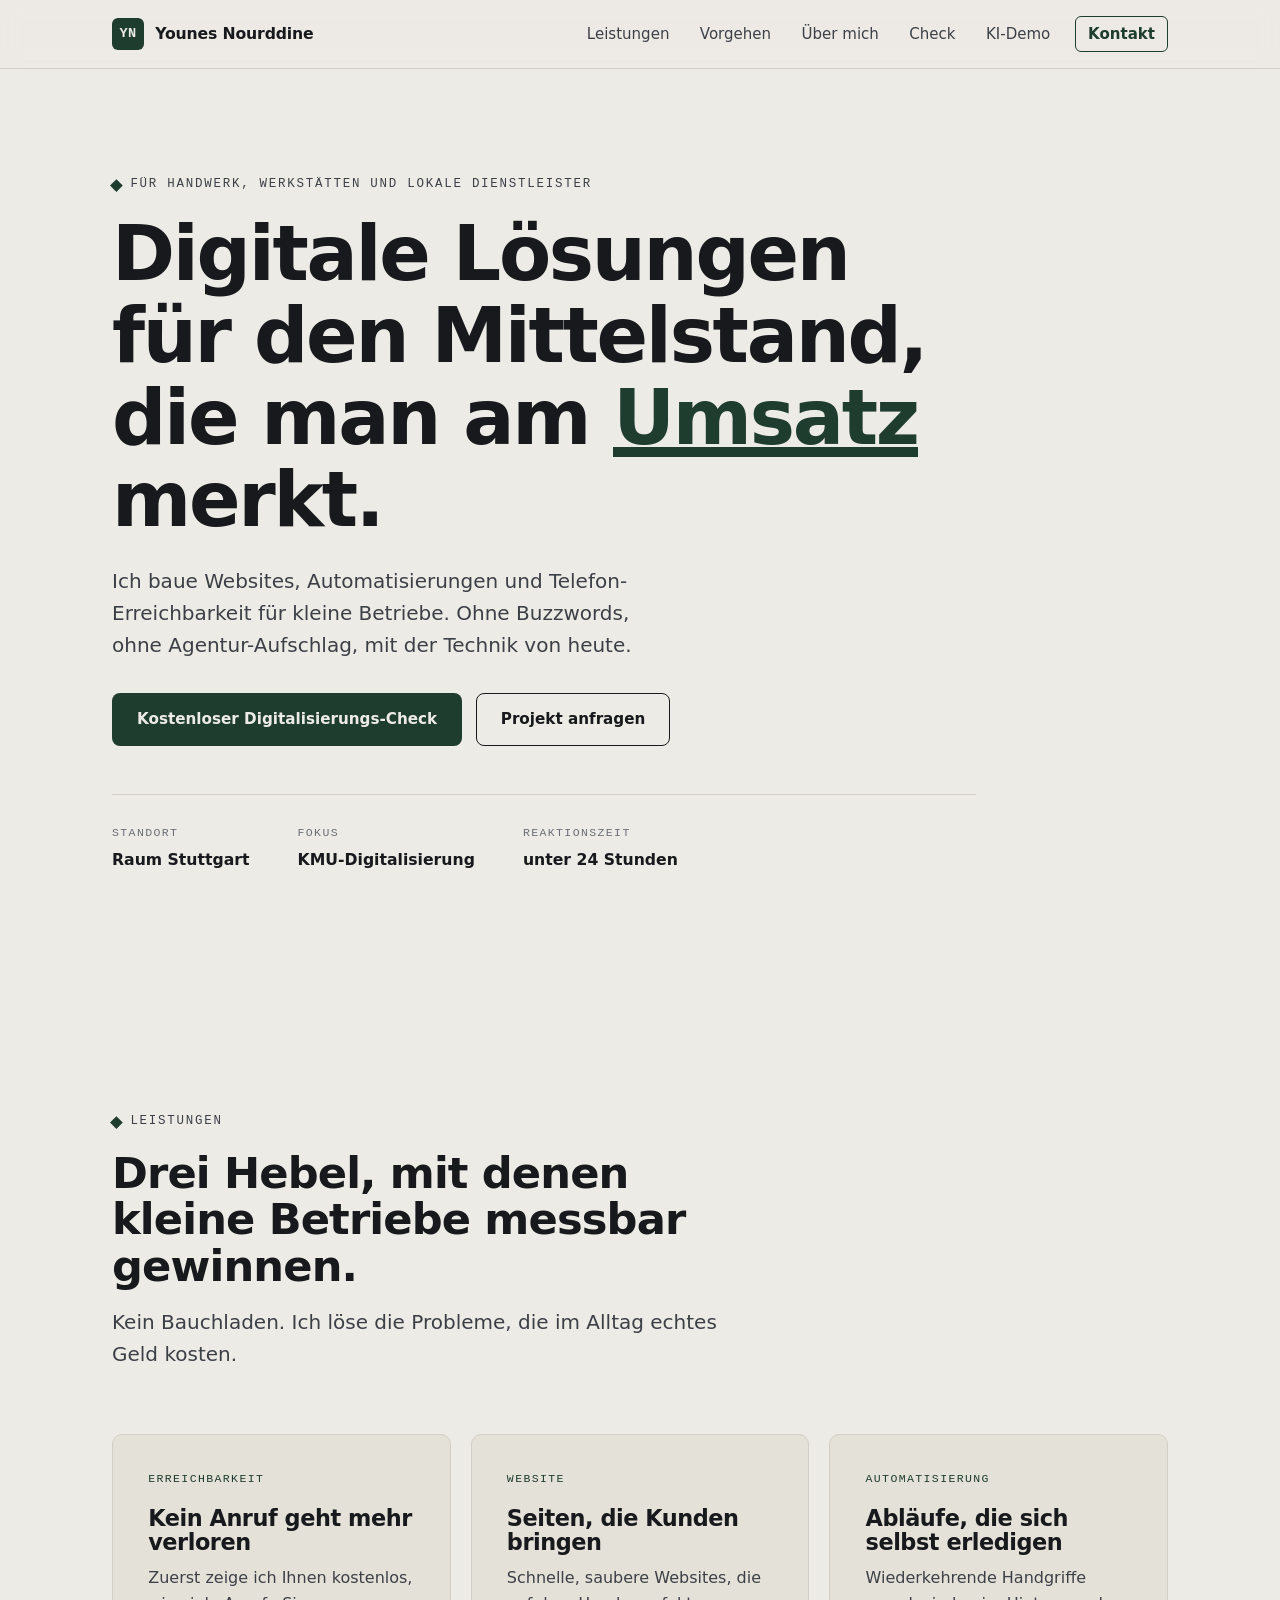
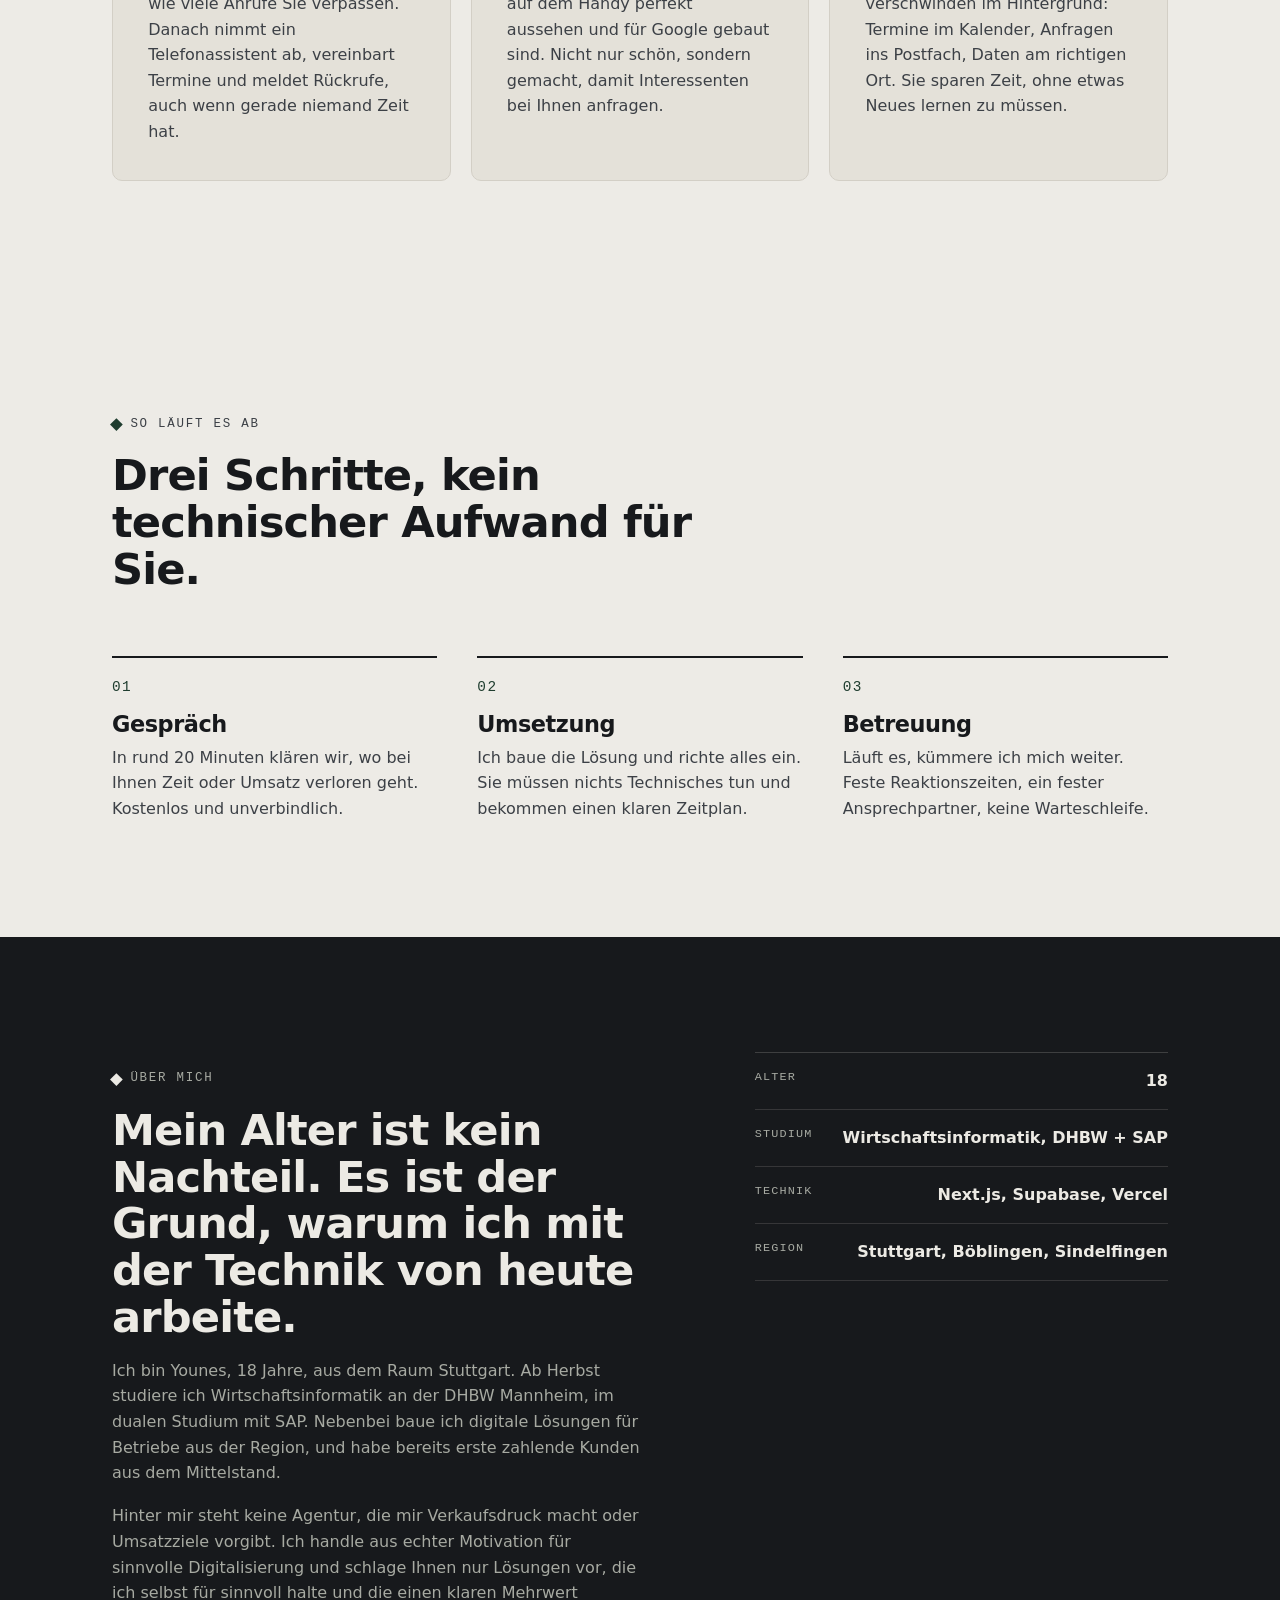
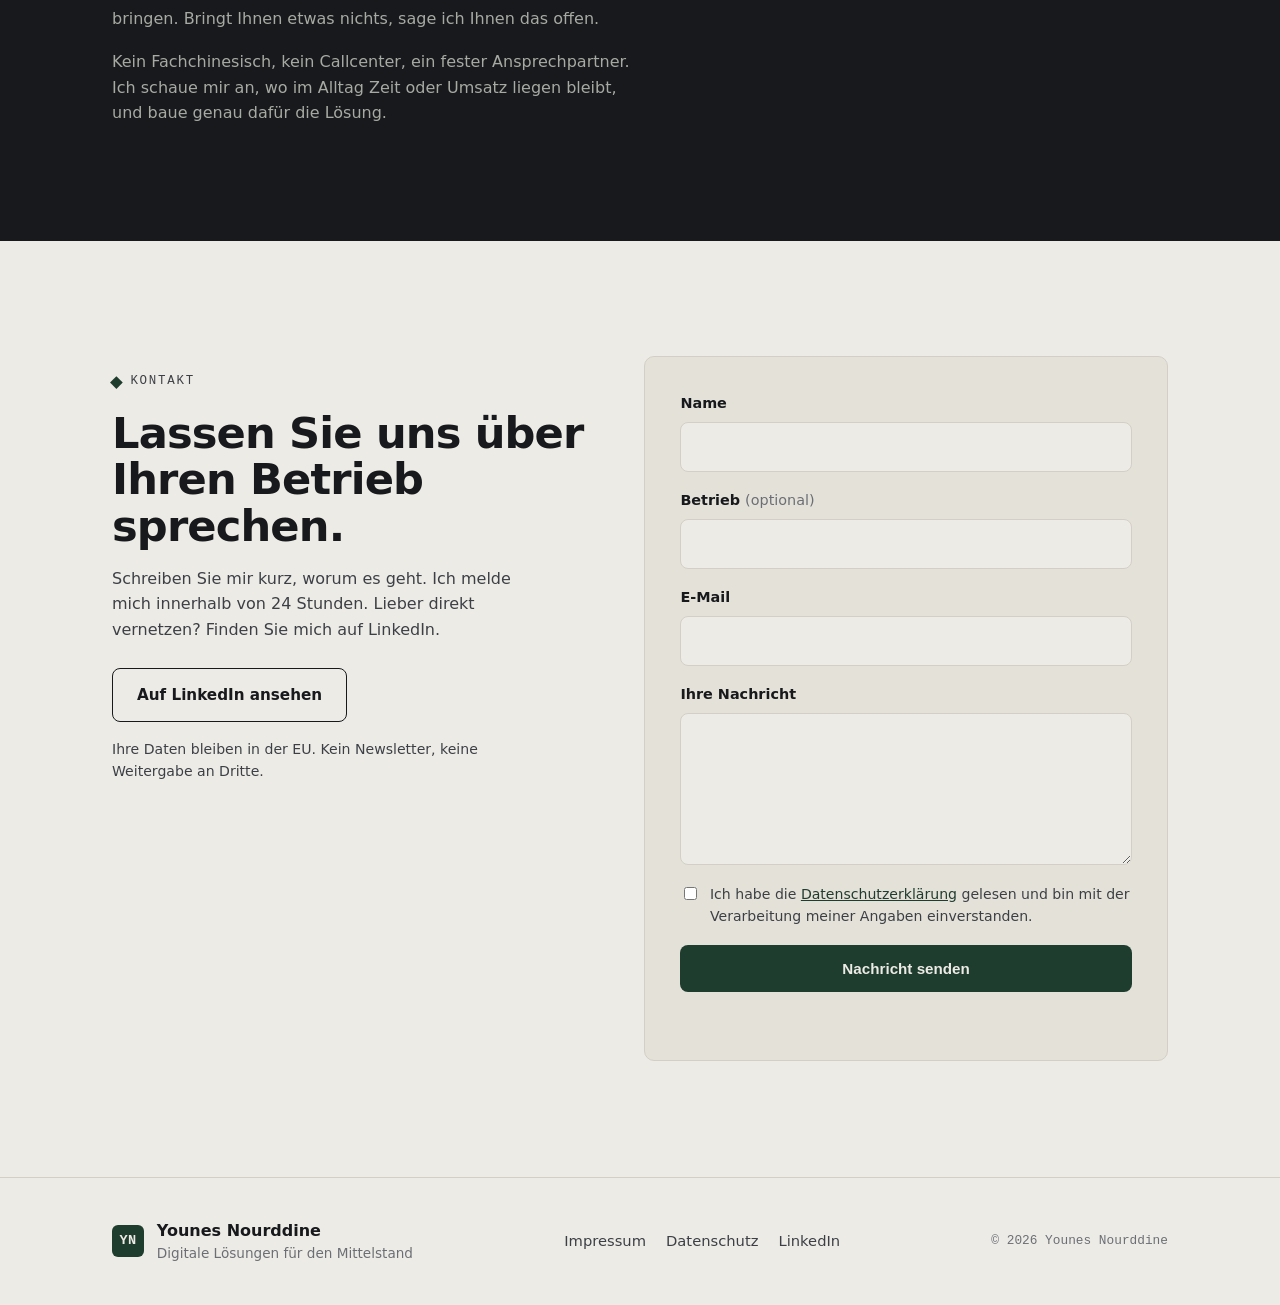
<file: index.html>
<!doctype html>
<html lang="de">
<head>
  <meta charset="utf-8" />
  <meta name="viewport" content="width=device-width, initial-scale=1" />

  <title>Younes Nourddine · Digitale Lösungen für den Mittelstand | Raum Stuttgart</title>
  <meta name="description" content="Ich baue Websites, Automatisierungen und Telefon-Erreichbarkeit für kleine Betriebe im Raum Stuttgart. Pragmatisch, messbar, ohne Agentur-Aufschlag." />
  <meta name="author" content="Younes Nourddine" />
  <link rel="canonical" href="https://www.deine-domain.de/" />
  <meta name="robots" content="index, follow" />
  <meta name="theme-color" content="#EDEBE6" />

  <!-- OpenGraph / Social -->
  <meta property="og:type" content="website" />
  <meta property="og:locale" content="de_DE" />
  <meta property="og:site_name" content="Younes Nourddine" />
  <meta property="og:title" content="Younes Nourddine · Digitale Lösungen für den Mittelstand" />
  <meta property="og:description" content="Websites, Automatisierung und Telefon-Erreichbarkeit für kleine Betriebe. Pragmatisch, messbar, aus dem Raum Stuttgart." />
  <meta property="og:url" content="https://www.deine-domain.de/" />
  <meta property="og:image" content="https://www.deine-domain.de/og-image.jpg" />
  <meta name="twitter:card" content="summary_large_image" />
  <meta name="twitter:title" content="Younes Nourddine · Digitale Lösungen für den Mittelstand" />
  <meta name="twitter:description" content="Websites, Automatisierung und Telefon-Erreichbarkeit für kleine Betriebe im Raum Stuttgart." />
  <meta name="twitter:image" content="https://www.deine-domain.de/og-image.jpg" />

  <link rel="icon" href="favicon.svg" type="image/svg+xml" />
  <link rel="stylesheet" href="css/styles.css" />
  <script src="js/main.js" defer></script>

  <script type="application/ld+json">
  {
    "@context": "https://schema.org",
    "@type": "ProfessionalService",
    "name": "Younes Nourddine",
    "description": "Digitale Lösungen für kleine und mittlere Betriebe: Websites, Automatisierung und Telefon-Erreichbarkeit.",
    "areaServed": "Raum Stuttgart, Böblingen, Sindelfingen",
    "url": "https://www.deine-domain.de/",
    "email": "kontakt@deine-domain.de",
    "founder": {
      "@type": "Person",
      "name": "Younes Nourddine",
      "jobTitle": "Gründer, angehender Wirtschaftsinformatik-Student (DHBW Mannheim, SAP)",
      "sameAs": "https://www.linkedin.com/in/younes-nourddine-4b25a22b2/"
    }
  }
  </script>
</head>
<body>
  <a class="skip-link" href="#main">Zum Inhalt springen</a>

  <header class="site-header">
    <div class="wrap header-wrap">
      <a class="brand" href="#top" aria-label="Younes Nourddine, Startseite">
        <span class="brand-mark" aria-hidden="true">YN</span>
        <span class="brand-name">Younes Nourddine</span>
      </a>

      <nav class="nav" aria-label="Hauptnavigation">
        <button class="nav-toggle" aria-expanded="false" aria-controls="nav-menu">
          <span class="nav-toggle-bars" aria-hidden="true"></span>
          <span class="nav-toggle-label">Menü</span>
        </button>
        <ul class="nav-menu" id="nav-menu">
          <li><a class="nav-link" href="#leistungen">Leistungen</a></li>
          <li><a class="nav-link" href="#vorgehen">Vorgehen</a></li>
          <li><a class="nav-link" href="#ueber">Über mich</a></li>
          <li><a class="nav-link" href="digitalisierungs-check.html">Check</a></li>
          <li><a class="nav-link" href="ki-assistent.html">KI-Demo</a></li>
          <li><a class="nav-link nav-link--cta" href="#kontakt">Kontakt</a></li>
        </ul>
      </nav>
    </div>
  </header>

  <main id="main">
    <span id="top"></span>

    <!-- HERO -->
    <section class="hero">
      <div class="wrap">
        <div class="hero-inner">
          <p class="eyebrow hero-eyebrow"><span class="tick" aria-hidden="true"></span>Für Handwerk, Werkstätten und lokale Dienstleister</p>
          <h1 class="hero-title">Digitale Lösungen für den Mittelstand, die man am <span class="mark">Umsatz</span> merkt.</h1>
          <p class="hero-sub">Ich baue Websites, Automatisierungen und Telefon-Erreichbarkeit für kleine Betriebe. Ohne Buzzwords, ohne Agentur-Aufschlag, mit der Technik von heute.</p>
          <div class="hero-actions">
            <a class="btn btn-primary" href="digitalisierungs-check.html">Kostenloser Digitalisierungs-Check</a>
            <a class="btn btn-ghost" href="#kontakt">Projekt anfragen</a>
          </div>
          <ul class="spec" aria-label="Eckdaten">
            <li><span class="spec-key">Standort</span><span class="spec-val">Raum Stuttgart</span></li>
            <li><span class="spec-key">Fokus</span><span class="spec-val">KMU-Digitalisierung</span></li>
            <li><span class="spec-key">Reaktionszeit</span><span class="spec-val">unter 24 Stunden</span></li>
          </ul>
        </div>
      </div>
    </section>

    <!-- LEISTUNGEN -->
    <section class="section" id="leistungen">
      <div class="wrap">
        <header class="section-head reveal">
          <p class="eyebrow"><span class="tick" aria-hidden="true"></span>Leistungen</p>
          <h2 class="section-title">Drei Hebel, mit denen kleine Betriebe messbar gewinnen.</h2>
          <p class="section-lead">Kein Bauchladen. Ich löse die Probleme, die im Alltag echtes Geld kosten.</p>
        </header>

        <div class="cards">
          <article class="card reveal">
            <span class="card-index" aria-hidden="true">Erreichbarkeit</span>
            <h3 class="card-title">Kein Anruf geht mehr verloren</h3>
            <p class="card-text">Zuerst zeige ich Ihnen kostenlos, wie viele Anrufe Sie verpassen. Danach nimmt ein Telefonassistent ab, vereinbart Termine und meldet Rückrufe, auch wenn gerade niemand Zeit hat.</p>
          </article>

          <article class="card reveal">
            <span class="card-index" aria-hidden="true">Website</span>
            <h3 class="card-title">Seiten, die Kunden bringen</h3>
            <p class="card-text">Schnelle, saubere Websites, die auf dem Handy perfekt aussehen und für Google gebaut sind. Nicht nur schön, sondern gemacht, damit Interessenten bei Ihnen anfragen.</p>
          </article>

          <article class="card reveal">
            <span class="card-index" aria-hidden="true">Automatisierung</span>
            <h3 class="card-title">Abläufe, die sich selbst erledigen</h3>
            <p class="card-text">Wiederkehrende Handgriffe verschwinden im Hintergrund: Termine im Kalender, Anfragen ins Postfach, Daten am richtigen Ort. Sie sparen Zeit, ohne etwas Neues lernen zu müssen.</p>
          </article>
        </div>
      </div>
    </section>

    <!-- VORGEHEN (echter Ablauf, deshalb nummeriert) -->
    <section class="section" id="vorgehen">
      <div class="wrap">
        <header class="section-head reveal">
          <p class="eyebrow"><span class="tick" aria-hidden="true"></span>So läuft es ab</p>
          <h2 class="section-title">Drei Schritte, kein technischer Aufwand für Sie.</h2>
        </header>

        <ol class="steps">
          <li class="step reveal">
            <span class="step-num" aria-hidden="true">01</span>
            <h3 class="step-title">Gespräch</h3>
            <p class="step-text">In rund 20 Minuten klären wir, wo bei Ihnen Zeit oder Umsatz verloren geht. Kostenlos und unverbindlich.</p>
          </li>
          <li class="step reveal">
            <span class="step-num" aria-hidden="true">02</span>
            <h3 class="step-title">Umsetzung</h3>
            <p class="step-text">Ich baue die Lösung und richte alles ein. Sie müssen nichts Technisches tun und bekommen einen klaren Zeitplan.</p>
          </li>
          <li class="step reveal">
            <span class="step-num" aria-hidden="true">03</span>
            <h3 class="step-title">Betreuung</h3>
            <p class="step-text">Läuft es, kümmere ich mich weiter. Feste Reaktionszeiten, ein fester Ansprechpartner, keine Warteschleife.</p>
          </li>
        </ol>
      </div>
    </section>

    <!-- ÜBER MICH (die eine dunkle Sektion) -->
    <section class="section section--ink" id="ueber">
      <div class="wrap">
        <div class="about-grid">
          <div class="about-text reveal">
            <p class="eyebrow eyebrow--on-dark"><span class="tick" aria-hidden="true"></span>Über mich</p>
            <h2 class="section-title">Mein Alter ist kein Nachteil. Es ist der Grund, warum ich mit der Technik von heute arbeite.</h2>
            <p>Ich bin Younes, 18 Jahre, aus dem Raum Stuttgart. Ab Herbst studiere ich Wirtschaftsinformatik an der DHBW Mannheim, im dualen Studium mit SAP. Nebenbei baue ich digitale Lösungen für Betriebe aus der Region, und habe bereits erste zahlende Kunden aus dem Mittelstand.</p>
            <p>Hinter mir steht keine Agentur, die mir Verkaufsdruck macht oder Umsatzziele vorgibt. Ich handle aus echter Motivation für sinnvolle Digitalisierung und schlage Ihnen nur Lösungen vor, die ich selbst für sinnvoll halte und die einen klaren Mehrwert bringen. Bringt Ihnen etwas nichts, sage ich Ihnen das offen.</p>
            <p>Kein Fachchinesisch, kein Callcenter, ein fester Ansprechpartner. Ich schaue mir an, wo im Alltag Zeit oder Umsatz liegen bleibt, und baue genau dafür die Lösung.</p>
          </div>
          <aside class="about-facts reveal" aria-label="Fakten">
            <dl class="facts">
              <div class="fact"><dt>Alter</dt><dd>18</dd></div>
              <div class="fact"><dt>Studium</dt><dd>Wirtschaftsinformatik, DHBW + SAP</dd></div>
              <div class="fact"><dt>Technik</dt><dd>Next.js, Supabase, Vercel</dd></div>
              <div class="fact"><dt>Region</dt><dd>Stuttgart, Böblingen, Sindelfingen</dd></div>
            </dl>
          </aside>
        </div>
      </div>
    </section>

    <!-- KONTAKT -->
    <section class="section" id="kontakt">
      <div class="wrap">
        <div class="contact-grid">
          <div class="contact-intro reveal">
            <p class="eyebrow"><span class="tick" aria-hidden="true"></span>Kontakt</p>
            <h2 class="section-title">Lassen Sie uns über Ihren Betrieb sprechen.</h2>
            <p>Schreiben Sie mir kurz, worum es geht. Ich melde mich innerhalb von 24 Stunden. Lieber direkt vernetzen? Finden Sie mich auf LinkedIn.</p>
            <a class="btn btn-ghost" href="https://www.linkedin.com/in/younes-nourddine-4b25a22b2/" target="_blank" rel="noopener">Auf LinkedIn ansehen</a>
            <p class="trust">Ihre Daten bleiben in der EU. Kein Newsletter, keine Weitergabe an Dritte.</p>
          </div>

          <form class="contact-form reveal" id="contact-form" novalidate>
            <div class="field">
              <label for="name">Name</label>
              <input id="name" name="name" type="text" autocomplete="name" required maxlength="120" />
            </div>
            <div class="field">
              <label for="company">Betrieb <span class="optional">(optional)</span></label>
              <input id="company" name="company" type="text" autocomplete="organization" maxlength="160" />
            </div>
            <div class="field">
              <label for="email">E-Mail</label>
              <input id="email" name="email" type="email" autocomplete="email" required maxlength="160" />
            </div>
            <div class="field">
              <label for="message">Ihre Nachricht</label>
              <textarea id="message" name="message" rows="5" required maxlength="2000"></textarea>
            </div>

            <!-- Honeypot: fuer Menschen unsichtbar, faengt Bots ab -->
            <div class="hp" aria-hidden="true">
              <label for="website">Website</label>
              <input id="website" name="website" type="text" tabindex="-1" autocomplete="off" />
            </div>

            <div class="field field--check">
              <input id="consent" name="consent" type="checkbox" required />
              <label for="consent">Ich habe die <a href="pages/datenschutz.html">Datenschutzerklärung</a> gelesen und bin mit der Verarbeitung meiner Angaben einverstanden.</label>
            </div>

            <button class="btn btn-primary btn-block" type="submit" id="submit-btn">Nachricht senden</button>
            <p class="form-status" id="form-status" role="status" aria-live="polite"></p>
          </form>
        </div>
      </div>
    </section>
  </main>

  <footer class="site-footer">
    <div class="wrap footer-wrap">
      <div class="footer-brand">
        <span class="brand-mark" aria-hidden="true">YN</span>
        <div>
          <p class="footer-name">Younes Nourddine</p>
          <p class="footer-tag">Digitale Lösungen für den Mittelstand</p>
        </div>
      </div>
      <nav class="footer-nav" aria-label="Rechtliches">
        <a href="pages/impressum.html">Impressum</a>
        <a href="pages/datenschutz.html">Datenschutz</a>
        <a href="https://www.linkedin.com/in/younes-nourddine-4b25a22b2/" target="_blank" rel="noopener">LinkedIn</a>
      </nav>
      <p class="footer-copy">© <span id="year">2026</span> Younes Nourddine</p>
    </div>
  </footer>
</body>
</html>
</file>
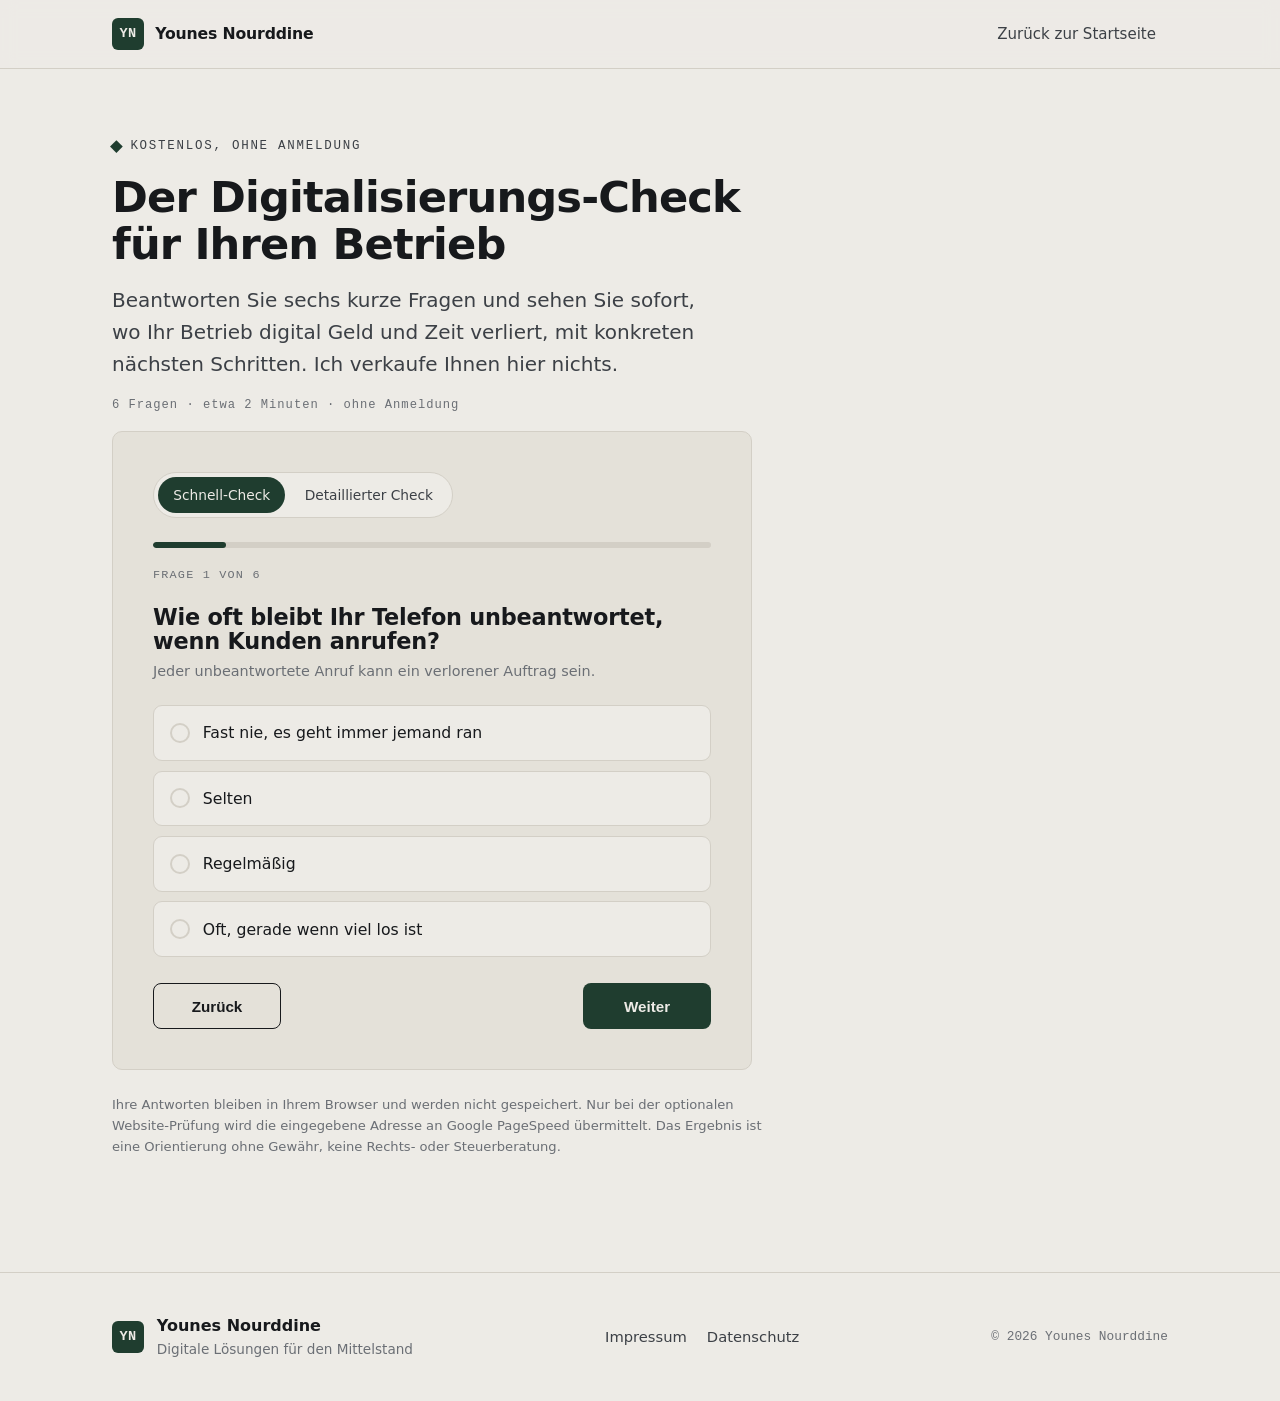
<file: digitalisierungs-check.html>
<!doctype html>
<html lang="de">
<head>
  <meta charset="utf-8" />
  <meta name="viewport" content="width=device-width, initial-scale=1" />

  <title>Kostenloser Digitalisierungs-Check · Younes Nourddine</title>
  <meta name="description" content="In zwei Minuten ehrlich sehen, wo Ihr Betrieb digital Geld und Zeit verliert. Kostenlos, ohne Anmeldung, mit Live-Prüfung Ihrer Website." />
  <link rel="canonical" href="https://www.deine-domain.de/digitalisierungs-check.html" />
  <meta name="robots" content="index, follow" />
  <meta name="theme-color" content="#EDEBE6" />
  <link rel="icon" href="favicon.svg" type="image/svg+xml" />
  <link rel="stylesheet" href="css/styles.css" />
  <script src="js/check.js" defer></script>
</head>
<body>
  <a class="skip-link" href="#main">Zum Inhalt springen</a>

  <header class="site-header">
    <div class="wrap header-wrap">
      <a class="brand" href="index.html" aria-label="Younes Nourddine, Startseite">
        <span class="brand-mark" aria-hidden="true">YN</span>
        <span class="brand-name">Younes Nourddine</span>
      </a>
      <a class="nav-link" href="index.html">Zurück zur Startseite</a>
    </div>
  </header>

  <main id="main">
    <section class="check-hero">
      <div class="wrap">
        <p class="eyebrow"><span class="tick" aria-hidden="true"></span>Kostenlos, ohne Anmeldung</p>
        <h1 class="section-title">Der Digitalisierungs-Check für Ihren Betrieb</h1>
        <p class="check-lead">Beantworten Sie sechs kurze Fragen und sehen Sie sofort, wo Ihr Betrieb digital Geld und Zeit verliert, mit konkreten nächsten Schritten. Ich verkaufe Ihnen hier nichts.</p>
        <p class="check-meta">6 Fragen · etwa 2 Minuten · ohne Anmeldung</p>
      </div>
    </section>

    <section class="section" data-check>
      <div class="wrap">
        <div class="quiz-card" id="quiz-card">
          <div class="mode-toggle" role="group" aria-label="Umfang wählen">
            <button type="button" class="mode-btn is-active" id="mode-quick" aria-pressed="true">Schnell-Check</button>
            <button type="button" class="mode-btn" id="mode-deep" aria-pressed="false">Detaillierter Check</button>
          </div>
          <div class="quiz-progress"><div class="quiz-progress-fill" id="progress-fill"></div></div>
          <p class="quiz-count" id="quiz-count">Frage 1 von 6</p>
          <div id="quiz-step" aria-live="polite"></div>
          <div class="quiz-nav">
            <button type="button" class="btn btn-ghost" id="back" hidden>Zurück</button>
            <button type="button" class="btn btn-primary" id="next" disabled>Weiter</button>
          </div>
        </div>

        <div class="result" id="check-result" hidden aria-live="polite"></div>

        <p class="disclaimer">Ihre Antworten bleiben in Ihrem Browser und werden nicht gespeichert. Nur bei der optionalen Website-Prüfung wird die eingegebene Adresse an Google PageSpeed übermittelt. Das Ergebnis ist eine Orientierung ohne Gewähr, keine Rechts- oder Steuerberatung.</p>

        <noscript>
          <p class="disclaimer">Für diesen Check muss JavaScript aktiviert sein. Sie erreichen mich sonst gern direkt über die <a href="index.html#kontakt">Startseite</a>.</p>
        </noscript>
      </div>
    </section>
  </main>

  <footer class="site-footer">
    <div class="wrap footer-wrap">
      <div class="footer-brand">
        <span class="brand-mark" aria-hidden="true">YN</span>
        <div>
          <p class="footer-name">Younes Nourddine</p>
          <p class="footer-tag">Digitale Lösungen für den Mittelstand</p>
        </div>
      </div>
      <nav class="footer-nav" aria-label="Rechtliches">
        <a href="pages/impressum.html">Impressum</a>
        <a href="pages/datenschutz.html">Datenschutz</a>
      </nav>
      <p class="footer-copy">© <span id="year">2026</span> Younes Nourddine</p>
    </div>
  </footer>
</body>
</html>
</file>
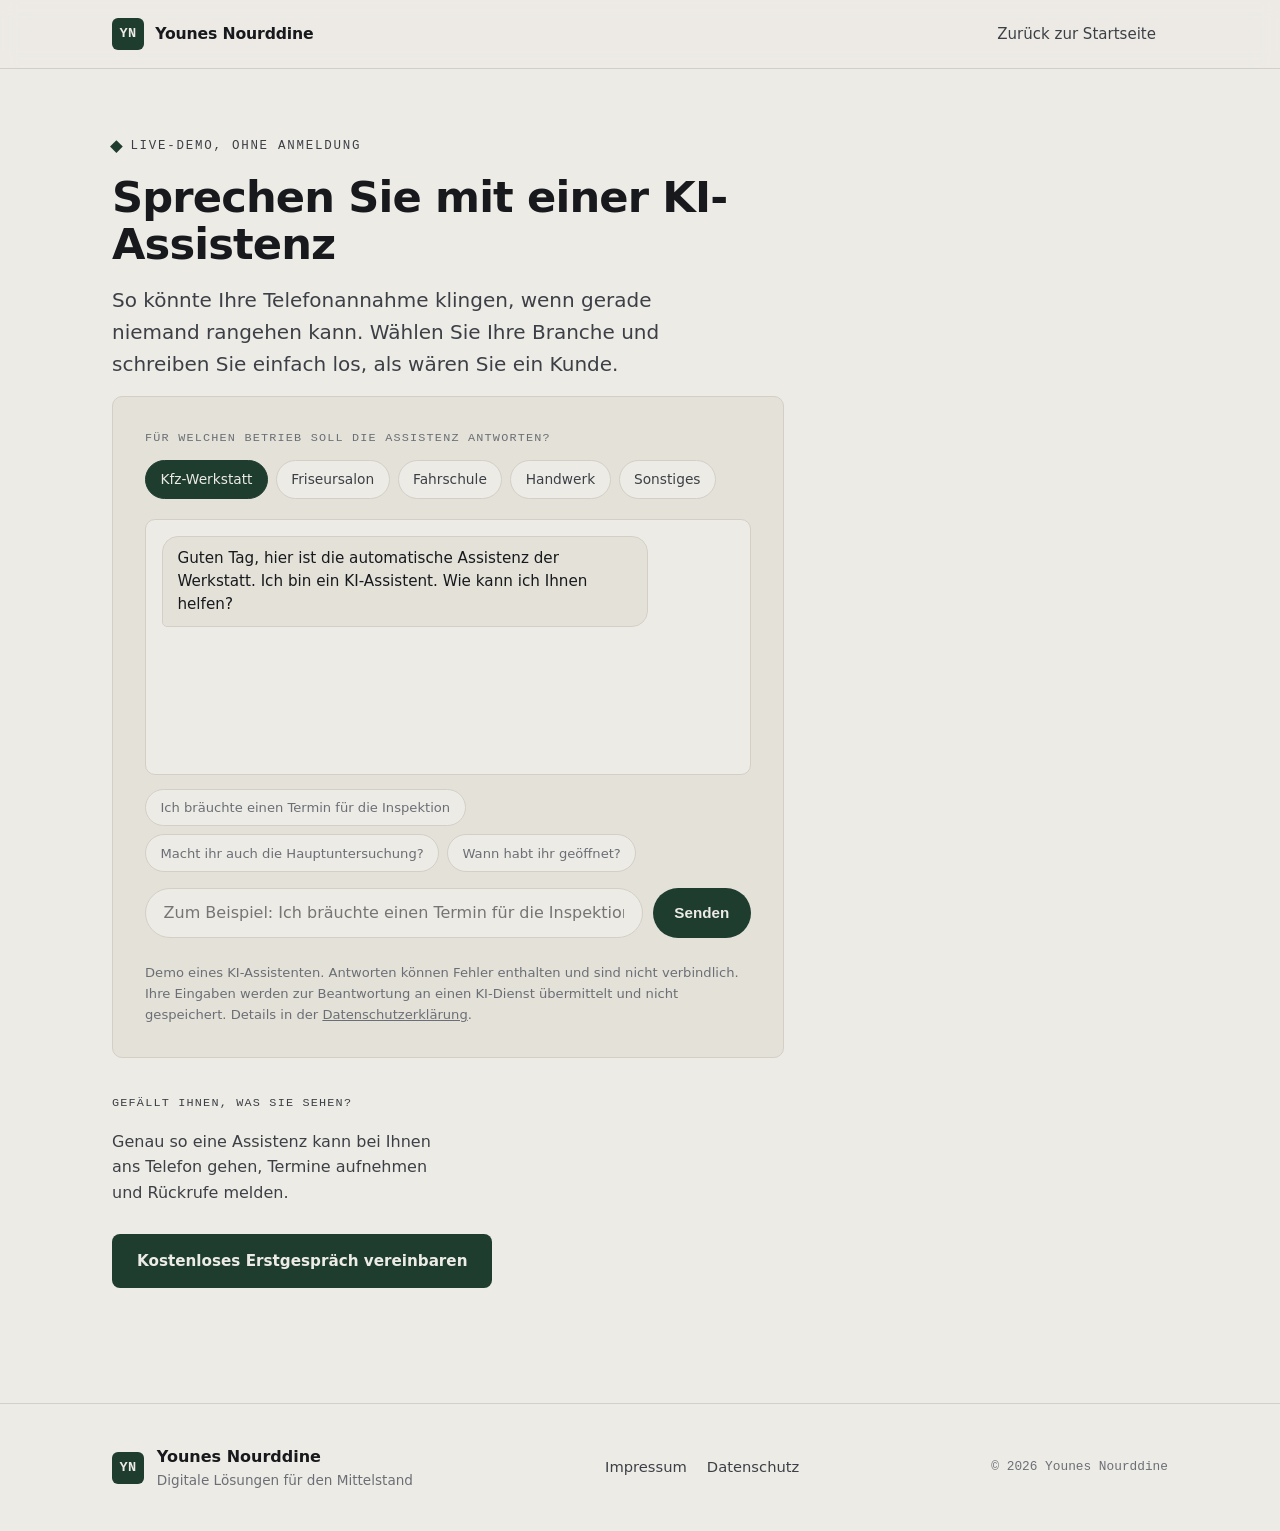
<file: ki-assistent.html>
<!doctype html>
<html lang="de">
<head>
  <meta charset="utf-8" />
  <meta name="viewport" content="width=device-width, initial-scale=1" />

  <title>KI-Assistent live testen · Younes Nourddine</title>
  <meta name="description" content="Sprechen Sie direkt mit einer KI-Telefonassistenz für Ihre Branche. Kostenlose Demo, ohne Anmeldung." />
  <link rel="canonical" href="https://www.deine-domain.de/ki-assistent.html" />
  <meta name="robots" content="index, follow" />
  <meta name="theme-color" content="#EDEBE6" />
  <link rel="icon" href="favicon.svg" type="image/svg+xml" />
  <link rel="stylesheet" href="css/styles.css" />
  <script src="js/assistant.js" defer></script>
</head>
<body>
  <a class="skip-link" href="#main">Zum Inhalt springen</a>

  <header class="site-header">
    <div class="wrap header-wrap">
      <a class="brand" href="index.html" aria-label="Younes Nourddine, Startseite">
        <span class="brand-mark" aria-hidden="true">YN</span>
        <span class="brand-name">Younes Nourddine</span>
      </a>
      <a class="nav-link" href="index.html">Zurück zur Startseite</a>
    </div>
  </header>

  <main id="main">
    <section class="check-hero">
      <div class="wrap">
        <p class="eyebrow"><span class="tick" aria-hidden="true"></span>Live-Demo, ohne Anmeldung</p>
        <h1 class="section-title">Sprechen Sie mit einer KI-Assistenz</h1>
        <p class="check-lead">So könnte Ihre Telefonannahme klingen, wenn gerade niemand rangehen kann. Wählen Sie Ihre Branche und schreiben Sie einfach los, als wären Sie ein Kunde.</p>
      </div>
    </section>

    <section class="section" data-check>
      <div class="wrap">
        <div class="chat-card">
          <p class="chat-label" id="branch-label">Für welchen Betrieb soll die Assistenz antworten?</p>
          <div class="chip-row" role="radiogroup" aria-labelledby="branch-label" id="branch-row">
            <button type="button" class="chip is-active" data-branch="werkstatt" role="radio" aria-checked="true">Kfz-Werkstatt</button>
            <button type="button" class="chip" data-branch="friseur" role="radio" aria-checked="false">Friseursalon</button>
            <button type="button" class="chip" data-branch="fahrschule" role="radio" aria-checked="false">Fahrschule</button>
            <button type="button" class="chip" data-branch="handwerk" role="radio" aria-checked="false">Handwerk</button>
            <button type="button" class="chip" data-branch="sonstiges" role="radio" aria-checked="false">Sonstiges</button>
          </div>

          <div class="chat-log" id="chat-log" aria-live="polite" aria-label="Gespräch"></div>

          <div class="chip-row chip-row--suggest" id="suggestions"></div>

          <form class="chat-input" id="chat-form">
            <label class="visually-hidden" for="chat-text">Ihre Nachricht</label>
            <input id="chat-text" type="text" maxlength="500" autocomplete="off" placeholder="Zum Beispiel: Ich bräuchte einen Termin für die Inspektion" />
            <button class="btn btn-primary" type="submit" id="chat-send">Senden</button>
          </form>

          <p class="disclaimer">Demo eines KI-Assistenten. Antworten können Fehler enthalten und sind nicht verbindlich. Ihre Eingaben werden zur Beantwortung an einen KI-Dienst übermittelt und nicht gespeichert. Details in der <a href="pages/datenschutz.html">Datenschutzerklärung</a>.</p>
        </div>

        <div class="result cta-space">
          <p class="block-title">Gefällt Ihnen, was Sie sehen?</p>
          <p class="score-sub">Genau so eine Assistenz kann bei Ihnen ans Telefon gehen, Termine aufnehmen und Rückrufe melden.</p>
          <a class="btn btn-primary result-cta cta-space" href="index.html#kontakt">Kostenloses Erstgespräch vereinbaren</a>
        </div>
      </div>
    </section>
  </main>

  <footer class="site-footer">
    <div class="wrap footer-wrap">
      <div class="footer-brand">
        <span class="brand-mark" aria-hidden="true">YN</span>
        <div>
          <p class="footer-name">Younes Nourddine</p>
          <p class="footer-tag">Digitale Lösungen für den Mittelstand</p>
        </div>
      </div>
      <nav class="footer-nav" aria-label="Rechtliches">
        <a href="pages/impressum.html">Impressum</a>
        <a href="pages/datenschutz.html">Datenschutz</a>
      </nav>
      <p class="footer-copy">© <span id="year">2026</span> Younes Nourddine</p>
    </div>
  </footer>
</body>
</html>
</file>
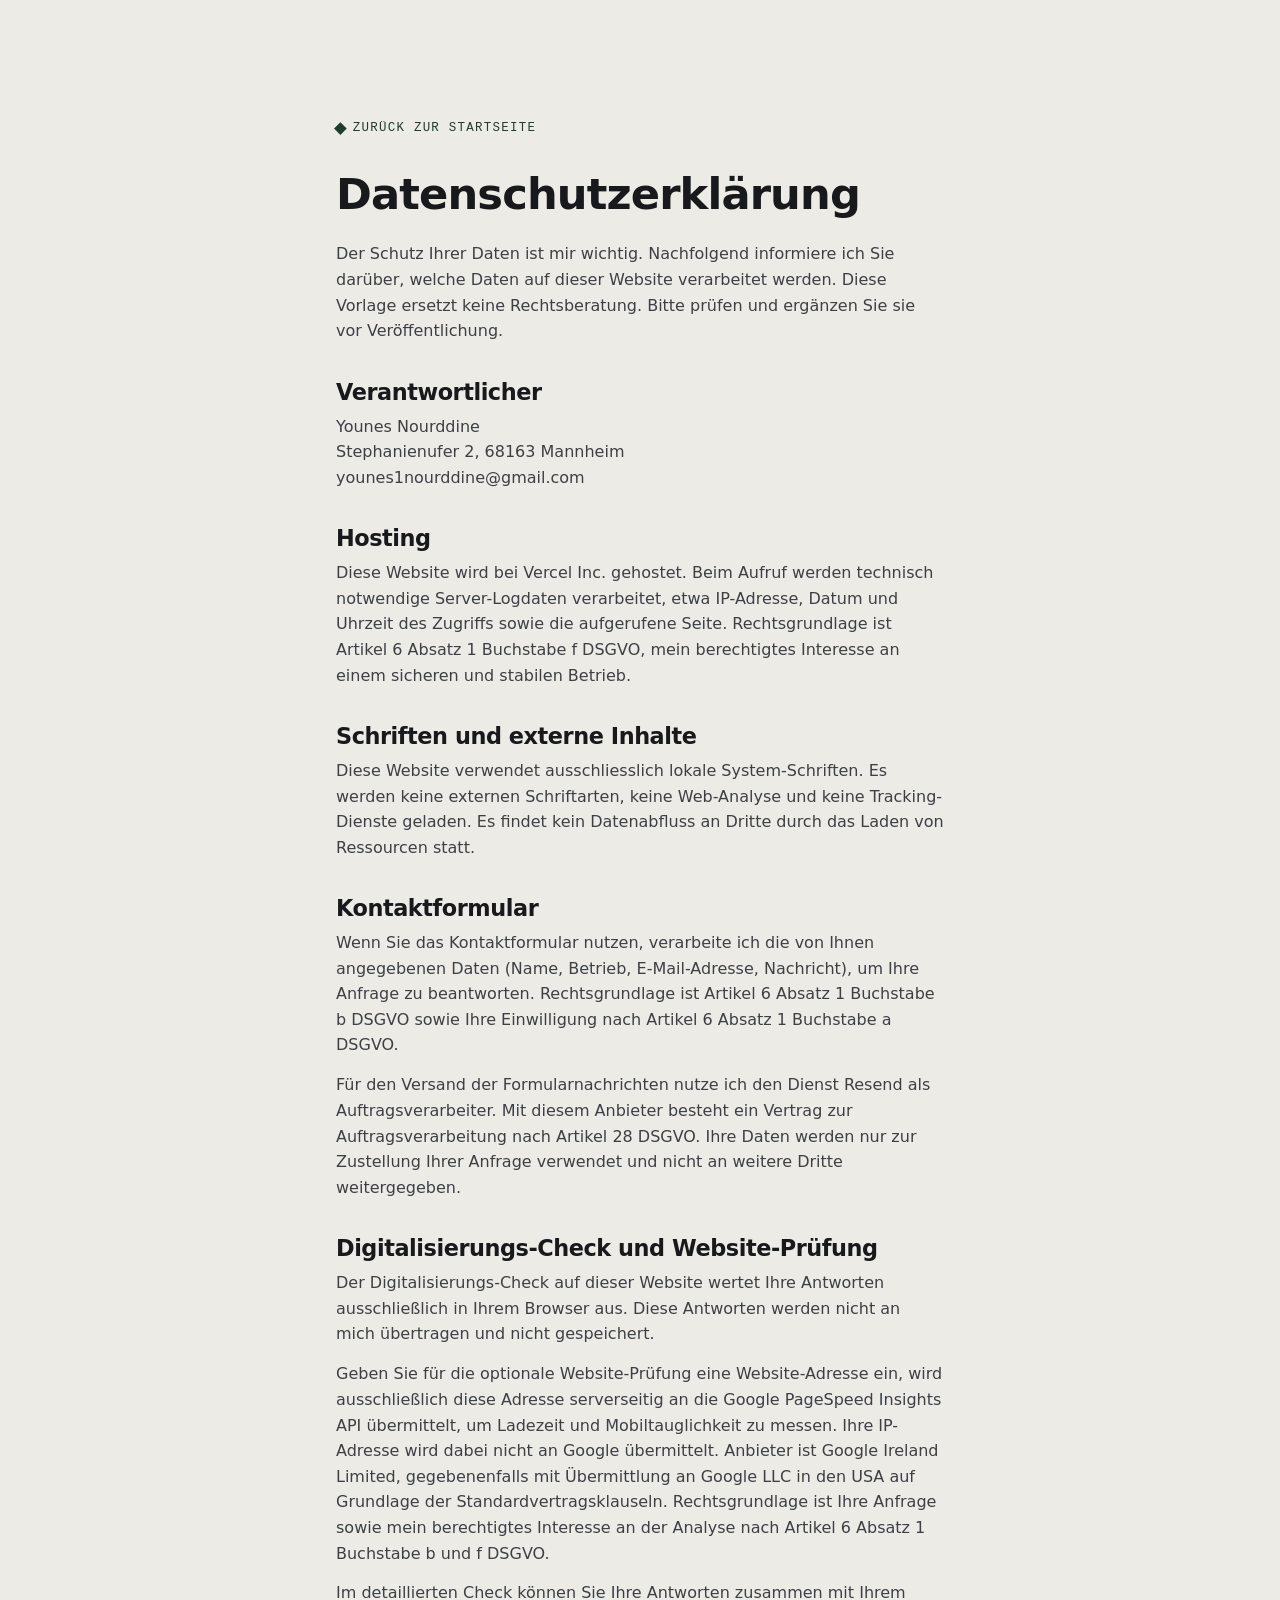
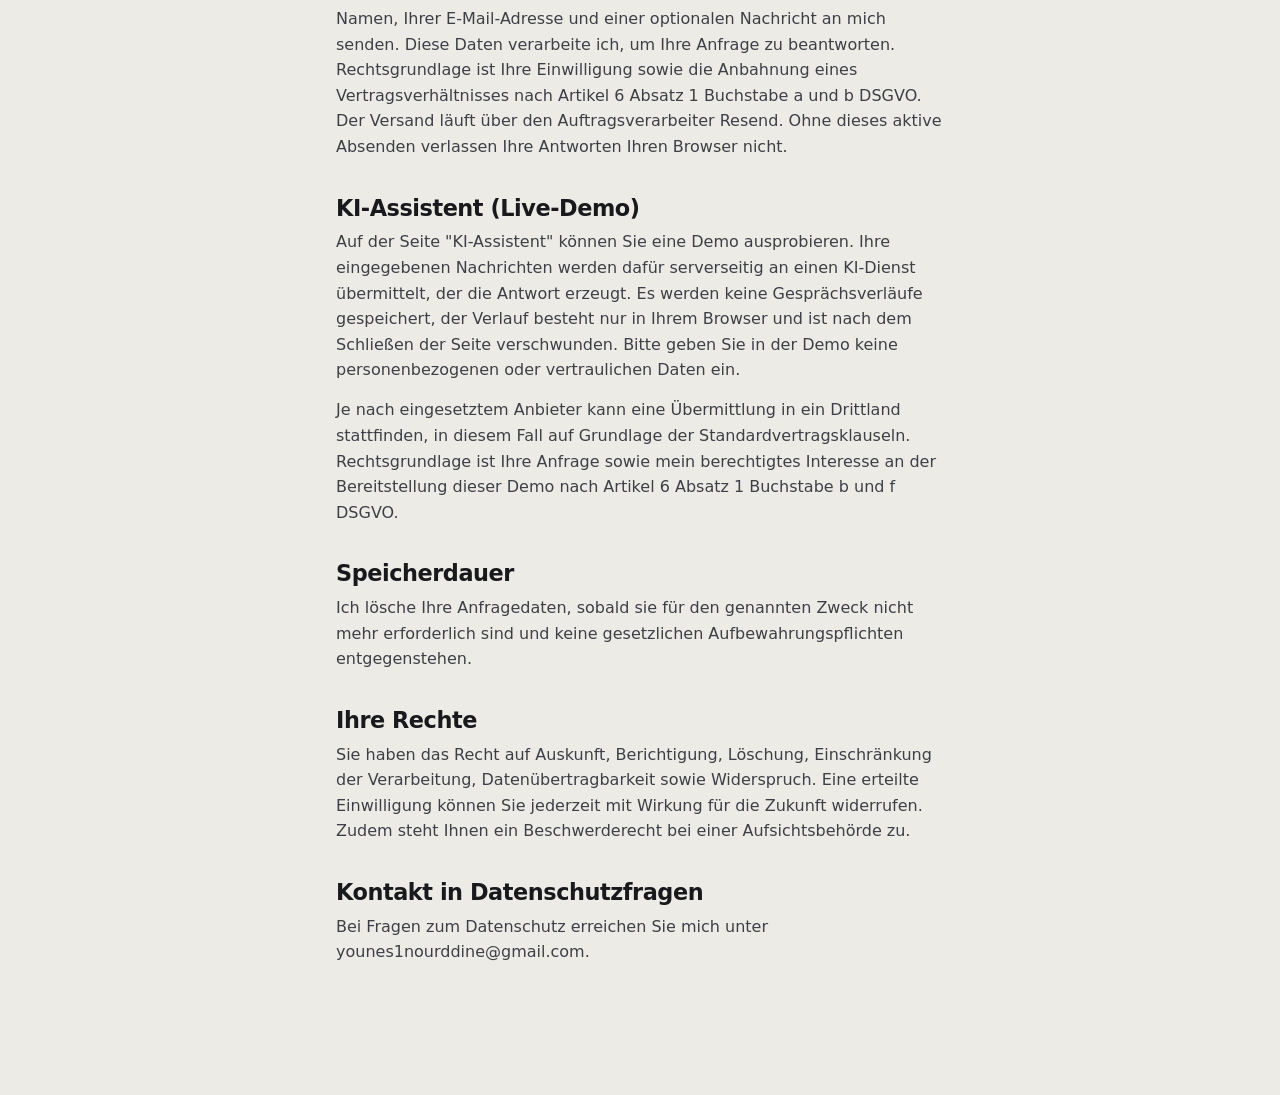
<file: pages/datenschutz.html>
<!doctype html>
<html lang="de">
<head>
  <meta charset="utf-8" />
  <meta name="viewport" content="width=device-width, initial-scale=1" />
  <title>Datenschutzerklärung · Younes Nourddine</title>
  <meta name="description" content="Informationen zur Verarbeitung personenbezogener Daten nach DSGVO." />
  <meta name="robots" content="index, follow" />
  <link rel="icon" href="../favicon.svg" type="image/svg+xml" />
  <link rel="stylesheet" href="../css/styles.css" />
</head>
<body>
  <main class="section">
    <div class="wrap legal">
      <a class="legal-back" href="../index.html"><span class="tick" aria-hidden="true"></span>Zurück zur Startseite</a>
      <h1>Datenschutzerklärung</h1>

      <p>Der Schutz Ihrer Daten ist mir wichtig. Nachfolgend informiere ich Sie darüber, welche Daten auf dieser Website verarbeitet werden. Diese Vorlage ersetzt keine Rechtsberatung. Bitte prüfen und ergänzen Sie sie vor Veröffentlichung.</p>

      <h2>Verantwortlicher</h2>
      <p>
        Younes Nourddine<br />
        Stephanienufer 2, 68163 Mannheim<br />
        younes1nourddine@gmail.com
      </p>

      <h2>Hosting</h2>
      <p>Diese Website wird bei Vercel Inc. gehostet. Beim Aufruf werden technisch notwendige Server-Logdaten verarbeitet, etwa IP-Adresse, Datum und Uhrzeit des Zugriffs sowie die aufgerufene Seite. Rechtsgrundlage ist Artikel 6 Absatz 1 Buchstabe f DSGVO, mein berechtigtes Interesse an einem sicheren und stabilen Betrieb.</p>

      <h2>Schriften und externe Inhalte</h2>
      <p>Diese Website verwendet ausschliesslich lokale System-Schriften. Es werden keine externen Schriftarten, keine Web-Analyse und keine Tracking-Dienste geladen. Es findet kein Datenabfluss an Dritte durch das Laden von Ressourcen statt.</p>

      <h2>Kontaktformular</h2>
      <p>Wenn Sie das Kontaktformular nutzen, verarbeite ich die von Ihnen angegebenen Daten (Name, Betrieb, E-Mail-Adresse, Nachricht), um Ihre Anfrage zu beantworten. Rechtsgrundlage ist Artikel 6 Absatz 1 Buchstabe b DSGVO sowie Ihre Einwilligung nach Artikel 6 Absatz 1 Buchstabe a DSGVO.</p>
      <p>Für den Versand der Formularnachrichten nutze ich den Dienst Resend als Auftragsverarbeiter. Mit diesem Anbieter besteht ein Vertrag zur Auftragsverarbeitung nach Artikel 28 DSGVO. Ihre Daten werden nur zur Zustellung Ihrer Anfrage verwendet und nicht an weitere Dritte weitergegeben.</p>

      <h2>Digitalisierungs-Check und Website-Prüfung</h2>
      <p>Der Digitalisierungs-Check auf dieser Website wertet Ihre Antworten ausschließlich in Ihrem Browser aus. Diese Antworten werden nicht an mich übertragen und nicht gespeichert.</p>
      <p>Geben Sie für die optionale Website-Prüfung eine Website-Adresse ein, wird ausschließlich diese Adresse serverseitig an die Google PageSpeed Insights API übermittelt, um Ladezeit und Mobiltauglichkeit zu messen. Ihre IP-Adresse wird dabei nicht an Google übermittelt. Anbieter ist Google Ireland Limited, gegebenenfalls mit Übermittlung an Google LLC in den USA auf Grundlage der Standardvertragsklauseln. Rechtsgrundlage ist Ihre Anfrage sowie mein berechtigtes Interesse an der Analyse nach Artikel 6 Absatz 1 Buchstabe b und f DSGVO.</p>

      <p>Im detaillierten Check können Sie Ihre Antworten zusammen mit Ihrem Namen, Ihrer E-Mail-Adresse und einer optionalen Nachricht an mich senden. Diese Daten verarbeite ich, um Ihre Anfrage zu beantworten. Rechtsgrundlage ist Ihre Einwilligung sowie die Anbahnung eines Vertragsverhältnisses nach Artikel 6 Absatz 1 Buchstabe a und b DSGVO. Der Versand läuft über den Auftragsverarbeiter Resend. Ohne dieses aktive Absenden verlassen Ihre Antworten Ihren Browser nicht.</p>

      <h2>KI-Assistent (Live-Demo)</h2>
      <p>Auf der Seite "KI-Assistent" können Sie eine Demo ausprobieren. Ihre eingegebenen Nachrichten werden dafür serverseitig an einen KI-Dienst übermittelt, der die Antwort erzeugt. Es werden keine Gesprächsverläufe gespeichert, der Verlauf besteht nur in Ihrem Browser und ist nach dem Schließen der Seite verschwunden. Bitte geben Sie in der Demo keine personenbezogenen oder vertraulichen Daten ein.</p>
      <p>Je nach eingesetztem Anbieter kann eine Übermittlung in ein Drittland stattfinden, in diesem Fall auf Grundlage der Standardvertragsklauseln. Rechtsgrundlage ist Ihre Anfrage sowie mein berechtigtes Interesse an der Bereitstellung dieser Demo nach Artikel 6 Absatz 1 Buchstabe b und f DSGVO.</p>

      <h2>Speicherdauer</h2>
      <p>Ich lösche Ihre Anfragedaten, sobald sie für den genannten Zweck nicht mehr erforderlich sind und keine gesetzlichen Aufbewahrungspflichten entgegenstehen.</p>

      <h2>Ihre Rechte</h2>
      <p>Sie haben das Recht auf Auskunft, Berichtigung, Löschung, Einschränkung der Verarbeitung, Datenübertragbarkeit sowie Widerspruch. Eine erteilte Einwilligung können Sie jederzeit mit Wirkung für die Zukunft widerrufen. Zudem steht Ihnen ein Beschwerderecht bei einer Aufsichtsbehörde zu.</p>

      <h2>Kontakt in Datenschutzfragen</h2>
      <p>Bei Fragen zum Datenschutz erreichen Sie mich unter younes1nourddine@gmail.com.</p>
    </div>
  </main>
</body>
</html>
</file>
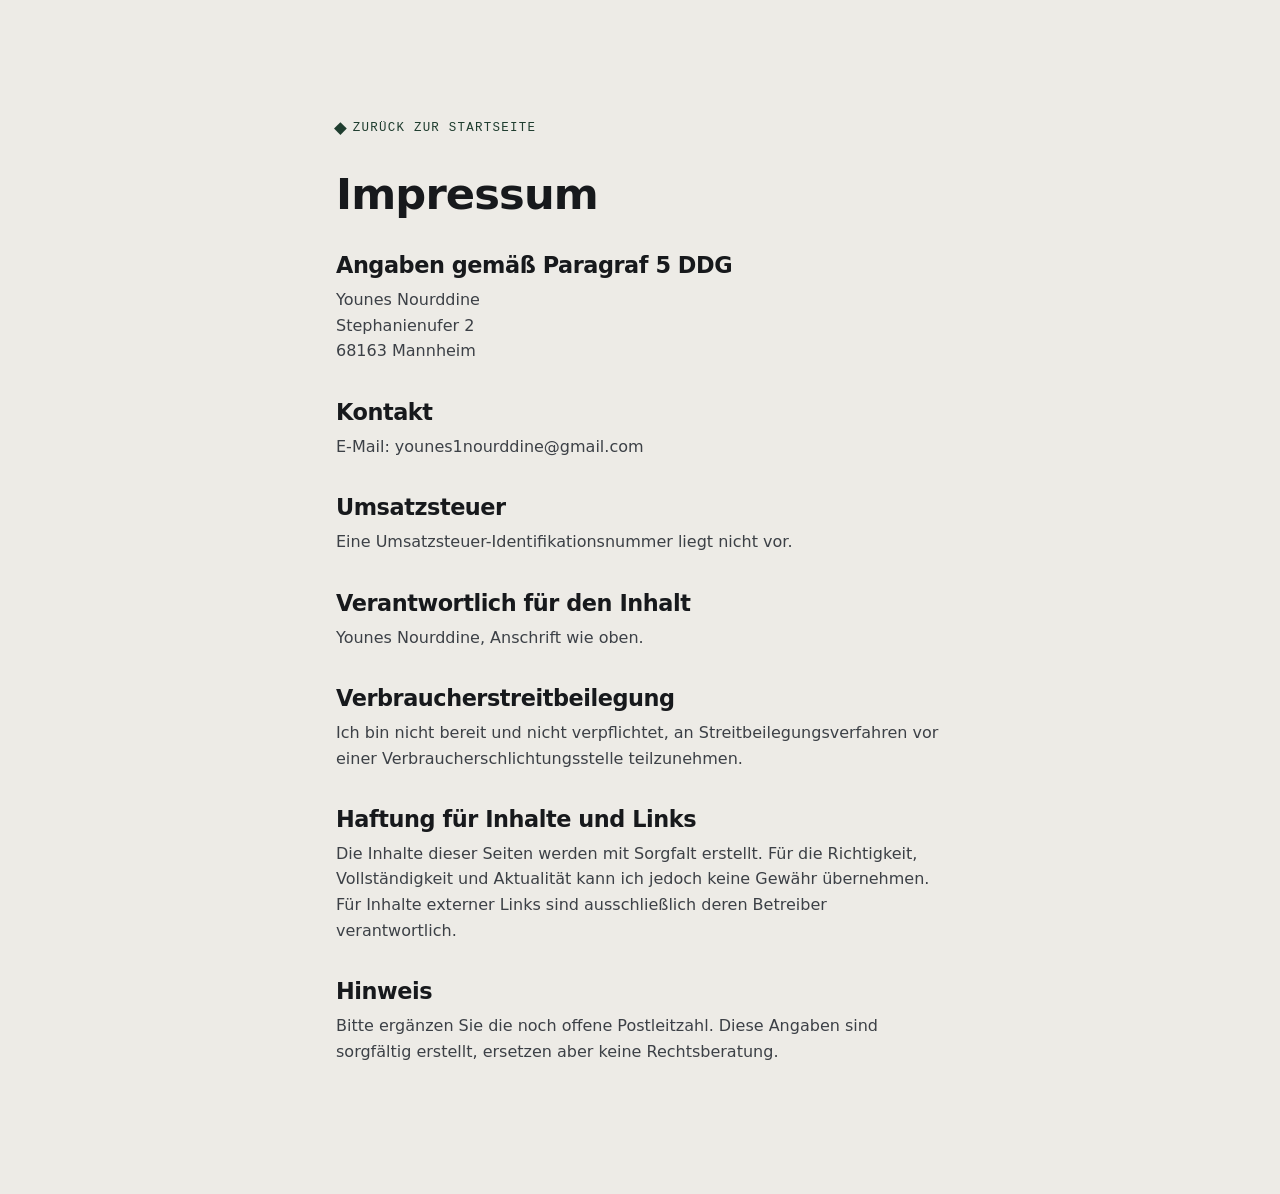
<file: pages/impressum.html>
<!doctype html>
<html lang="de">
<head>
  <meta charset="utf-8" />
  <meta name="viewport" content="width=device-width, initial-scale=1" />
  <title>Impressum · Younes Nourddine</title>
  <meta name="description" content="Impressum und Anbieterkennzeichnung nach Paragraf 5 DDG." />
  <meta name="robots" content="index, follow" />
  <link rel="icon" href="../favicon.svg" type="image/svg+xml" />
  <link rel="stylesheet" href="../css/styles.css" />
</head>
<body>
  <main class="section">
    <div class="wrap legal">
      <a class="legal-back" href="../index.html"><span class="tick" aria-hidden="true"></span>Zurück zur Startseite</a>
      <h1>Impressum</h1>

      <h2>Angaben gemäß Paragraf 5 DDG</h2>
      <p>
        Younes Nourddine<br />
        Stephanienufer 2<br />
        68163 Mannheim
      </p>

      <h2>Kontakt</h2>
      <p>
        E-Mail: younes1nourddine@gmail.com
      </p>

      <h2>Umsatzsteuer</h2>
      <p>Eine Umsatzsteuer-Identifikationsnummer liegt nicht vor.</p>

      <h2>Verantwortlich für den Inhalt</h2>
      <p>Younes Nourddine, Anschrift wie oben.</p>

      <h2>Verbraucherstreitbeilegung</h2>
      <p>Ich bin nicht bereit und nicht verpflichtet, an Streitbeilegungsverfahren vor einer Verbraucherschlichtungsstelle teilzunehmen.</p>

      <h2>Haftung für Inhalte und Links</h2>
      <p>Die Inhalte dieser Seiten werden mit Sorgfalt erstellt. Für die Richtigkeit, Vollständigkeit und Aktualität kann ich jedoch keine Gewähr übernehmen. Für Inhalte externer Links sind ausschließlich deren Betreiber verantwortlich.</p>

      <h2>Hinweis</h2>
      <p>Bitte ergänzen Sie die noch offene Postleitzahl. Diese Angaben sind sorgfältig erstellt, ersetzen aber keine Rechtsberatung.</p>
    </div>
  </main>
</body>
</html>
</file>
<file: css/styles.css>
/* ============================================================
   Younes Nourddine · Portfolio
   Palette: warmes Betongrau, Tintenschwarz, Tannengruen (Akzent)
   Type: System-Sans (Display/Body) + Monospace (Labels/Daten)
   ============================================================ */

:root {
  --paper: #edebe6;
  --paper-2: #e4e1d9;
  --ink: #17191c;
  --ink-soft: #3c4046;
  --ink-mute: #6b6f75;
  --line: #d3cfc6;
  --pine: #1f3d2f;
  --pine-600: #27503a;
  --pine-tint: rgba(31, 61, 47, 0.09);
  --on-dark: #eceae4;
  --on-dark-mute: #a7aaa2;

  --font-sans: system-ui, -apple-system, "Segoe UI", Roboto, "Helvetica Neue", Arial, sans-serif;
  --font-mono: ui-monospace, "SF Mono", SFMono-Regular, Menlo, Consolas, "Liberation Mono", monospace;

  --step-hero: clamp(2.4rem, 6.2vw + 0.6rem, 4.75rem);
  --step-h2: clamp(1.7rem, 3.2vw + 0.6rem, 2.7rem);
  --step-h3: clamp(1.15rem, 1vw + 0.9rem, 1.4rem);
  --step-lead: clamp(1.05rem, 0.6vw + 0.95rem, 1.25rem);

  --wrap: 72rem;
  --gutter: clamp(1.25rem, 4vw, 3rem);
  --section-y: clamp(4rem, 9vw, 7.5rem);

  --radius: 10px;
  --ease: cubic-bezier(0.22, 0.61, 0.36, 1);
}

/* ---------- Reset ---------- */
*, *::before, *::after { box-sizing: border-box; }
html { -webkit-text-size-adjust: 100%; scroll-behavior: smooth; }
body {
  margin: 0;
  background: var(--paper);
  color: var(--ink);
  font-family: var(--font-sans);
  font-size: 1rem;
  line-height: 1.6;
  -webkit-font-smoothing: antialiased;
  text-rendering: optimizeLegibility;
}
img { max-width: 100%; display: block; }
a { color: inherit; }
h1, h2, h3 { line-height: 1.08; letter-spacing: -0.02em; font-weight: 680; margin: 0; }
p { margin: 0; }
ul, ol, dl { margin: 0; padding: 0; list-style: none; }

@media (prefers-reduced-motion: reduce) {
  html { scroll-behavior: auto; }
}

/* ---------- Layout ---------- */
.wrap { width: 100%; max-width: var(--wrap); margin-inline: auto; padding-inline: var(--gutter); }
.section { padding-block: var(--section-y); }

.skip-link {
  position: absolute; left: -9999px; top: 0; z-index: 100;
  background: var(--ink); color: var(--on-dark);
  padding: 0.7rem 1rem; border-radius: 0 0 var(--radius) 0;
}
.skip-link:focus { left: 0; }

/* ---------- Shared type devices ---------- */
.eyebrow {
  font-family: var(--font-mono);
  font-size: 0.78rem;
  letter-spacing: 0.14em;
  text-transform: uppercase;
  color: var(--ink-soft);
  display: inline-flex;
  align-items: center;
  gap: 0.6rem;
  margin-bottom: 1.1rem;
}
.eyebrow--on-dark { color: var(--on-dark-mute); }
.tick {
  width: 0.55rem; height: 0.55rem;
  background: var(--pine);
  display: inline-block;
  transform: rotate(45deg);
}
.eyebrow--on-dark .tick { background: var(--on-dark); }

.section-title { font-size: var(--step-h2); max-width: 22ch; }
.section-head { max-width: 40rem; margin-bottom: clamp(2.5rem, 5vw, 4rem); }
.section-lead { font-size: var(--step-lead); color: var(--ink-soft); margin-top: 1rem; }

/* ---------- Header ---------- */
.site-header {
  position: sticky; top: 0; z-index: 50;
  background: color-mix(in srgb, var(--paper) 86%, transparent);
  backdrop-filter: saturate(1.1) blur(8px);
  border-bottom: 1px solid var(--line);
}
.header-wrap { display: flex; align-items: center; justify-content: space-between; min-height: 4.25rem; }
.brand { display: inline-flex; align-items: center; gap: 0.7rem; text-decoration: none; font-weight: 640; }
.brand-mark {
  font-family: var(--font-mono);
  font-weight: 600;
  font-size: 0.85rem;
  letter-spacing: 0.02em;
  color: var(--paper);
  background: var(--pine);
  width: 2rem; height: 2rem;
  display: inline-grid; place-items: center;
  border-radius: 6px;
}
.brand-name { font-size: 0.98rem; letter-spacing: -0.01em; }

.nav { display: flex; align-items: center; }
.nav-menu { display: flex; align-items: center; gap: 0.4rem; }
.nav-link {
  text-decoration: none;
  font-size: 0.94rem;
  color: var(--ink-soft);
  padding: 0.5rem 0.75rem;
  border-radius: 6px;
  transition: color 0.2s var(--ease), background 0.2s var(--ease);
}
.nav-link:hover { color: var(--ink); background: var(--pine-tint); }
.nav-link--cta {
  color: var(--pine);
  font-weight: 600;
  border: 1px solid var(--pine);
  margin-left: 0.4rem;
}
.nav-link--cta:hover { color: var(--paper); background: var(--pine); }

.nav-toggle {
  display: none;
  align-items: center; gap: 0.5rem;
  background: none; border: 1px solid var(--line);
  border-radius: 8px; padding: 0.5rem 0.7rem;
  font-family: var(--font-mono); font-size: 0.75rem; letter-spacing: 0.1em;
  text-transform: uppercase; color: var(--ink); cursor: pointer;
}
.nav-toggle-bars, .nav-toggle-bars::before, .nav-toggle-bars::after {
  content: ""; display: block; width: 18px; height: 2px; background: var(--ink); position: relative;
}
.nav-toggle-bars::before { position: absolute; top: -6px; }
.nav-toggle-bars::after { position: absolute; top: 6px; }

/* ---------- Buttons ---------- */
.btn {
  display: inline-flex; align-items: center; justify-content: center;
  font-size: 0.95rem; font-weight: 560; text-decoration: none;
  padding: 0.85rem 1.5rem; border-radius: 8px;
  border: 1px solid transparent; cursor: pointer;
  transition: transform 0.18s var(--ease), background 0.2s var(--ease), color 0.2s var(--ease), box-shadow 0.2s var(--ease);
}
.btn-primary { background: var(--pine); color: var(--paper); }
.btn-primary:hover { background: var(--pine-600); transform: translateY(-2px); box-shadow: 0 10px 22px -12px rgba(31, 61, 47, 0.8); }
.btn-ghost { background: transparent; color: var(--ink); border-color: var(--ink); }
.btn-ghost:hover { transform: translateY(-2px); background: var(--ink); color: var(--paper); }
.btn-block { width: 100%; }
.btn-sm { padding: 0.55rem 1rem; font-size: 0.9rem; }

/* ---------- Hero ---------- */
.hero { padding-block: clamp(3.5rem, 8vw, 6.5rem) var(--section-y); }
.hero-inner { max-width: 54rem; }
.hero-title { font-size: var(--step-hero); margin: 0 0 1.5rem; letter-spacing: -0.03em; }
.hero-sub { font-size: var(--step-lead); color: var(--ink-soft); max-width: 44ch; margin-bottom: 2rem; }
.hero-actions { display: flex; flex-wrap: wrap; gap: 0.85rem; margin-bottom: 3rem; }

.mark { position: relative; white-space: nowrap; color: var(--pine); }
.mark::after {
  content: ""; position: absolute; left: 0; right: 0; bottom: 0.06em; height: 0.14em;
  background: var(--pine);
  transform: scaleX(0); transform-origin: left;
  transition: transform 0.7s var(--ease) 0.35s;
}
.loaded .mark::after { transform: scaleX(1); }

.spec {
  display: flex; flex-wrap: wrap; gap: 0 clamp(1.5rem, 4vw, 3rem);
  border-top: 1px solid var(--line); padding-top: 1.4rem;
}
.spec li { display: flex; flex-direction: column; gap: 0.25rem; padding-block: 0.4rem; }
.spec-key {
  font-family: var(--font-mono); font-size: 0.72rem; letter-spacing: 0.12em;
  text-transform: uppercase; color: var(--ink-mute);
}
.spec-val { font-size: 0.98rem; font-weight: 560; }

/* ---------- Cards ---------- */
.cards { display: grid; gap: 1.25rem; grid-template-columns: repeat(auto-fit, minmax(min(100%, 17rem), 1fr)); }
.card {
  background: var(--paper-2);
  border: 1px solid var(--line);
  border-radius: var(--radius);
  padding: clamp(1.6rem, 3vw, 2.2rem);
  transition: transform 0.25s var(--ease), border-color 0.25s var(--ease), box-shadow 0.25s var(--ease);
}
.card:hover { transform: translateY(-4px); border-color: var(--pine); box-shadow: 0 18px 40px -28px rgba(23, 25, 28, 0.7); }
.card-index {
  font-family: var(--font-mono); font-size: 0.72rem; letter-spacing: 0.12em;
  text-transform: uppercase; color: var(--pine); display: block; margin-bottom: 1.1rem;
}
.card-title { font-size: var(--step-h3); margin-bottom: 0.7rem; }
.card-text { color: var(--ink-soft); }

/* ---------- Steps ---------- */
.steps { display: grid; gap: clamp(1.5rem, 4vw, 2.5rem); grid-template-columns: repeat(auto-fit, minmax(min(100%, 15rem), 1fr)); }
.step { border-top: 2px solid var(--ink); padding-top: 1.1rem; }
.step-num {
  font-family: var(--font-mono); font-size: 0.9rem; letter-spacing: 0.1em;
  color: var(--pine); display: block; margin-bottom: 0.8rem;
}
.step-title { font-size: var(--step-h3); margin-bottom: 0.55rem; }
.step-text { color: var(--ink-soft); }

/* ---------- Ueber mich (dark) ---------- */
.section--ink { background: var(--ink); color: var(--on-dark); }
.section--ink .section-title { color: var(--on-dark); max-width: 26ch; }
.about-grid { display: grid; gap: clamp(2rem, 5vw, 4rem); grid-template-columns: 1fr; align-items: start; }
.about-text p { color: var(--on-dark-mute); margin-top: 1.1rem; max-width: 52ch; }
.facts { border-top: 1px solid rgba(236, 234, 228, 0.18); }
.fact { display: flex; justify-content: space-between; gap: 1rem; padding: 0.95rem 0; border-bottom: 1px solid rgba(236, 234, 228, 0.14); }
.fact dt { font-family: var(--font-mono); font-size: 0.74rem; letter-spacing: 0.1em; text-transform: uppercase; color: var(--on-dark-mute); }
.fact dd { margin: 0; text-align: right; font-weight: 560; }

@media (min-width: 52rem) {
  .about-grid { grid-template-columns: 1.4fr 1fr; }
}

/* ---------- Kontakt ---------- */
.contact-grid { display: grid; gap: clamp(2rem, 5vw, 3.5rem); grid-template-columns: 1fr; align-items: start; }
.contact-intro p { color: var(--ink-soft); margin-top: 1rem; max-width: 42ch; }
.contact-intro .btn { margin-top: 1.6rem; }
.trust { font-size: 0.88rem; color: var(--ink-mute); margin-top: 1.6rem; }

.contact-form { background: var(--paper-2); border: 1px solid var(--line); border-radius: var(--radius); padding: clamp(1.6rem, 3vw, 2.2rem); }
.field { display: flex; flex-direction: column; gap: 0.4rem; margin-bottom: 1.1rem; }
.field label { font-size: 0.9rem; font-weight: 560; }
.optional { color: var(--ink-mute); font-weight: 400; }
.field input, .field textarea {
  font: inherit; color: var(--ink);
  background: var(--paper);
  border: 1px solid var(--line); border-radius: 8px;
  padding: 0.7rem 0.85rem; width: 100%;
  transition: border-color 0.2s var(--ease), box-shadow 0.2s var(--ease);
}
.field input:focus, .field textarea:focus {
  outline: none; border-color: var(--pine);
  box-shadow: 0 0 0 3px var(--pine-tint);
}
.field textarea { resize: vertical; min-height: 7rem; }
.field--check { flex-direction: row; align-items: flex-start; gap: 0.6rem; }
.field--check input { width: auto; margin-top: 0.25rem; accent-color: var(--pine); }
.field--check label { font-weight: 400; font-size: 0.88rem; color: var(--ink-soft); }
.field--check a { color: var(--pine); }

.hp { position: absolute; left: -9999px; width: 1px; height: 1px; overflow: hidden; }

.form-status { margin-top: 1rem; font-size: 0.92rem; min-height: 1.2em; }
.form-status.is-error { color: #8a2b1f; }
.form-status.is-ok { color: var(--pine); }

@media (min-width: 52rem) {
  .contact-grid { grid-template-columns: 1fr 1.1fr; }
}

/* ---------- Footer ---------- */
.site-footer { border-top: 1px solid var(--line); padding-block: 2.5rem; }
.footer-wrap { display: flex; flex-wrap: wrap; gap: 1.5rem 2.5rem; align-items: center; justify-content: space-between; }
.footer-brand { display: flex; align-items: center; gap: 0.8rem; }
.footer-name { font-weight: 620; }
.footer-tag { font-size: 0.85rem; color: var(--ink-mute); }
.footer-nav { display: flex; flex-wrap: wrap; gap: 1.25rem; }
.footer-nav a { text-decoration: none; color: var(--ink-soft); font-size: 0.92rem; border-bottom: 1px solid transparent; transition: border-color 0.2s var(--ease), color 0.2s var(--ease); }
.footer-nav a:hover { color: var(--ink); border-color: var(--pine); }
.footer-copy { font-family: var(--font-mono); font-size: 0.8rem; color: var(--ink-mute); }

/* ---------- Focus (Barrierefreiheit) ---------- */
:focus-visible { outline: 2px solid var(--pine); outline-offset: 3px; border-radius: 3px; }
.section--ink :focus-visible { outline-color: var(--on-dark); }

/* ---------- Scroll-Reveal ---------- */
.js .reveal { opacity: 0; transform: translateY(18px); transition: opacity 0.6s var(--ease), transform 0.6s var(--ease); }
.js .reveal.is-visible { opacity: 1; transform: none; }

@media (prefers-reduced-motion: reduce) {
  .js .reveal { opacity: 1; transform: none; transition: none; }
  .mark::after { transition: none; transform: scaleX(1); }
  .btn:hover, .card:hover { transform: none; }
  #quiz-step.step-anim { animation: none; }
}

/* ---------- Rechtstexte (Impressum / Datenschutz) ---------- */
.legal { max-width: 44rem; }
.legal h1 { font-size: var(--step-h2); margin-bottom: 1.5rem; }
.legal h2 { font-size: var(--step-h3); margin: 2.25rem 0 0.6rem; }
.legal p { color: var(--ink-soft); margin-bottom: 0.9rem; }
.legal a { color: var(--pine); }
.legal .placeholder { background: var(--pine-tint); padding: 0.05em 0.35em; border-radius: 4px; font-family: var(--font-mono); font-size: 0.9em; }
.legal-back { display: inline-flex; align-items: center; gap: 0.5rem; font-family: var(--font-mono); font-size: 0.78rem; letter-spacing: 0.1em; text-transform: uppercase; text-decoration: none; color: var(--ink-soft); margin-bottom: 2rem; }
.legal-back:hover { color: var(--pine); }

/* ---------- Digitalisierungs-Check ---------- */
.check-hero { padding-block: clamp(2.5rem, 6vw, 4rem) 1rem; }
.check-lead { font-size: var(--step-lead); color: var(--ink-soft); max-width: 48ch; margin-top: 1rem; }
.check-meta { font-family: var(--font-mono); font-size: 0.76rem; letter-spacing: 0.08em; color: var(--ink-mute); margin-top: 1rem; }
.section[data-check] { padding-top: 0; }

.quiz-card { max-width: 40rem; background: var(--paper-2); border: 1px solid var(--line); border-radius: var(--radius); padding: clamp(1.5rem, 4vw, 2.5rem); }
.quiz-progress { height: 6px; background: var(--line); border-radius: 999px; overflow: hidden; }
.quiz-progress-fill { height: 100%; width: 6%; background: var(--pine); border-radius: 999px; transition: width 0.4s var(--ease); }
.quiz-count { font-family: var(--font-mono); font-size: 0.74rem; letter-spacing: 0.1em; text-transform: uppercase; color: var(--ink-mute); margin: 1.1rem 0 1.25rem; }
.quiz-question { font-size: var(--step-h3); margin-bottom: 0.4rem; letter-spacing: -0.01em; }
.quiz-help { color: var(--ink-mute); font-size: 0.9rem; margin-bottom: 1.4rem; }

.opt-list { display: grid; gap: 0.6rem; }
.opt-card { position: relative; display: flex; align-items: center; gap: 0.8rem; border: 1px solid var(--line); border-radius: 9px; padding: 0.9rem 1rem; background: var(--paper); cursor: pointer; transition: border-color 0.18s var(--ease), background 0.18s var(--ease), transform 0.18s var(--ease); }
.opt-card:hover { border-color: var(--pine); transform: translateY(-1px); }
.opt-card input { position: absolute; opacity: 0; width: 1px; height: 1px; }
.opt-check { flex: none; width: 20px; height: 20px; border: 2px solid var(--line); border-radius: 50%; display: grid; place-items: center; transition: border-color 0.18s var(--ease); }
.opt-check::after { content: ""; width: 10px; height: 10px; border-radius: 50%; background: var(--pine); transform: scale(0); transition: transform 0.18s var(--ease); }
.opt-card:has(input:checked) { border-color: var(--pine); background: var(--pine-tint); }
.opt-card:has(input:checked) .opt-check { border-color: var(--pine); }
.opt-card:has(input:checked) .opt-check::after { transform: scale(1); }
.opt-card:focus-within { outline: 2px solid var(--pine); outline-offset: 2px; }
.opt-card:active { transform: scale(0.99); }
.opt-label { font-size: 0.98rem; }

@keyframes stepIn { from { opacity: 0; transform: translateY(8px); } to { opacity: 1; transform: none; } }
#quiz-step.step-anim { animation: stepIn 0.28s var(--ease); }

.quiz-nav { display: flex; justify-content: space-between; gap: 1rem; margin-top: 1.6rem; }
.quiz-nav .btn { min-width: 8rem; }

/* Ergebnis */
.result { max-width: 40rem; }
.result-head { display: flex; align-items: center; gap: 1.5rem; flex-wrap: wrap; }
.gauge { position: relative; width: 132px; height: 132px; flex: none; }
.gauge svg { width: 100%; height: 100%; display: block; }
.gauge-track { fill: none; stroke: var(--line); stroke-width: 12; }
.gauge-val { fill: none; stroke-width: 12; stroke-linecap: round; transition: stroke-dashoffset 0.9s var(--ease); }
.gauge-center { position: absolute; inset: 0; display: grid; place-content: center; text-align: center; }
.gauge-num { font-size: 2.2rem; font-weight: 680; line-height: 1; }
.gauge-of { font-family: var(--font-mono); font-size: 0.68rem; color: var(--ink-mute); }
.score-word { font-size: var(--step-h3); margin-bottom: 0.3rem; }
.score-sub { color: var(--ink-soft); max-width: 32ch; }

.block-title { font-family: var(--font-mono); font-size: 0.74rem; letter-spacing: 0.1em; text-transform: uppercase; color: var(--ink-soft); margin: 2.25rem 0 1rem; }

.cat-list { display: grid; gap: 0.8rem; }
.cat-row { display: grid; grid-template-columns: 9rem 1fr; gap: 0.9rem; align-items: center; }
.cat-label { font-size: 0.88rem; color: var(--ink-soft); }
.cat-track { display: block; height: 9px; background: var(--line); border-radius: 999px; overflow: hidden; }
.cat-fill { display: block; height: 100%; width: 0; border-radius: 999px; transition: width 0.7s var(--ease); }
.ps-note { color: var(--ink-mute); font-size: 0.9rem; margin-top: 1rem; }
.is-high { background: #1f3d2f; }
.is-mid { background: #b5842e; }
.is-low { background: #9c3b2e; }

.recs { display: grid; gap: 0.75rem; }
.rec-card { border: 1px solid var(--line); border-left: 3px solid var(--pine); border-radius: 8px; padding: 0.9rem 1rem; background: var(--paper-2); }
.rec-top { display: flex; align-items: center; gap: 0.5rem; margin-bottom: 0.35rem; flex-wrap: wrap; }
.rec-badge { font-family: var(--font-mono); font-size: 0.64rem; letter-spacing: 0.06em; text-transform: uppercase; padding: 0.15rem 0.45rem; border-radius: 4px; color: #f3f1ec; }
.rec-badge.prio-hoch { background: #9c3b2e; }
.rec-badge.prio-mittel { background: #b5842e; }
.rec-free { font-family: var(--font-mono); font-size: 0.64rem; letter-spacing: 0.06em; text-transform: uppercase; color: var(--pine); }
.rec-title { font-weight: 600; }
.rec-text { color: var(--ink-soft); font-size: 0.92rem; margin-top: 0.2rem; }

.result-cta.cta-space { margin-top: 1.8rem; }
.restart { display: inline-block; margin-top: 1.1rem; font-family: var(--font-mono); font-size: 0.76rem; letter-spacing: 0.06em; text-transform: uppercase; color: var(--ink-soft); background: none; border: none; padding: 0; cursor: pointer; text-decoration: underline; }
.restart:hover { color: var(--pine); }

.disclaimer { font-size: 0.82rem; color: var(--ink-mute); margin-top: 1.5rem; max-width: 42rem; }

.mode-toggle { display: inline-flex; gap: 0.25rem; background: var(--paper); border: 1px solid var(--line); border-radius: 999px; padding: 0.25rem; margin-bottom: 1.5rem; }
.mode-btn { border: none; background: none; font: inherit; font-size: 0.86rem; padding: 0.45rem 0.95rem; border-radius: 999px; cursor: pointer; color: var(--ink-soft); transition: background 0.18s var(--ease), color 0.18s var(--ease); }
.mode-btn:hover { color: var(--ink); }
.mode-btn.is-active { background: var(--pine); color: var(--paper); }

.lead-form { margin-top: 2rem; border-top: 1px solid var(--line); padding-top: 1.75rem; }
.lead-intro { color: var(--ink-soft); font-size: 0.92rem; margin-bottom: 1.25rem; max-width: 42ch; }

/* ---------- KI-Assistent (Chat-Demo) ---------- */
.visually-hidden { position: absolute; width: 1px; height: 1px; overflow: hidden; clip: rect(0 0 0 0); white-space: nowrap; }
.chat-card { max-width: 42rem; background: var(--paper-2); border: 1px solid var(--line); border-radius: var(--radius); padding: clamp(1.25rem, 3.5vw, 2rem); }
.chat-label { font-family: var(--font-mono); font-size: 0.74rem; letter-spacing: 0.1em; text-transform: uppercase; color: var(--ink-mute); margin-bottom: 0.8rem; }
.chip-row { display: flex; flex-wrap: wrap; gap: 0.5rem; margin-bottom: 1.25rem; }
.chip-row--suggest { margin: 0.9rem 0 0; }
.chip { font: inherit; font-size: 0.86rem; padding: 0.45rem 0.9rem; border-radius: 999px; border: 1px solid var(--line); background: var(--paper); color: var(--ink-soft); cursor: pointer; transition: border-color 0.18s var(--ease), background 0.18s var(--ease), color 0.18s var(--ease); }
.chip:hover { border-color: var(--pine); color: var(--ink); }
.chip.is-active { background: var(--pine); border-color: var(--pine); color: var(--paper); }
.chip--ghost { font-size: 0.82rem; color: var(--ink-mute); }

.chat-log { display: flex; flex-direction: column; gap: 0.7rem; min-height: 16rem; max-height: 26rem; overflow-y: auto; padding: 1rem; background: var(--paper); border: 1px solid var(--line); border-radius: 10px; }
.bubble-row { display: flex; }
.bubble-row.is-user { justify-content: flex-end; }
.bubble { max-width: 85%; padding: 0.65rem 0.9rem; border-radius: 16px; font-size: 0.95rem; line-height: 1.5; animation: bubbleIn 0.22s var(--ease); }
.is-bot .bubble { background: var(--paper-2); border: 1px solid var(--line); border-bottom-left-radius: 5px; color: var(--ink); }
.is-user .bubble { background: var(--pine); color: var(--paper); border-bottom-right-radius: 5px; }
@keyframes bubbleIn { from { opacity: 0; transform: translateY(6px); } to { opacity: 1; transform: none; } }

.bubble--typing { display: inline-flex; gap: 4px; align-items: center; }
.bubble--typing .dot { width: 6px; height: 6px; border-radius: 50%; background: var(--ink-mute); animation: blink 1.2s infinite; }
.bubble--typing .dot:nth-child(2) { animation-delay: 0.2s; }
.bubble--typing .dot:nth-child(3) { animation-delay: 0.4s; }
@keyframes blink { 0%, 60%, 100% { opacity: 0.25; } 30% { opacity: 1; } }

.chat-input { display: flex; gap: 0.6rem; margin-top: 1rem; }
.chat-input input { flex: 1; font: inherit; color: var(--ink); background: var(--paper); border: 1px solid var(--line); border-radius: 999px; padding: 0.7rem 1.1rem; transition: border-color 0.2s var(--ease), box-shadow 0.2s var(--ease); }
.chat-input input:focus { outline: none; border-color: var(--pine); box-shadow: 0 0 0 3px var(--pine-tint); }
.chat-input .btn { border-radius: 999px; padding-inline: 1.3rem; }

@media (prefers-reduced-motion: reduce) {
  .bubble { animation: none; }
  .bubble--typing .dot { animation: none; opacity: 0.5; }
}

@media (max-width: 32rem) {
  .cat-row { grid-template-columns: 1fr; gap: 0.3rem; }
  .quiz-nav .btn { min-width: 0; flex: 1; }
  .mode-toggle { display: flex; }
  .mode-btn { flex: 1; }
}

/* ---------- Mobile-Navigation ---------- */
@media (max-width: 47.99rem) {
  .nav-toggle { display: inline-flex; }
  .nav-menu {
    position: absolute;
    top: 100%;
    left: 0;
    right: 0;
    flex-direction: column;
    align-items: stretch;
    gap: 0;
    background: var(--paper);
    border-top: 1px solid var(--line);
    border-bottom: 1px solid var(--line);
    padding: 0.5rem var(--gutter) 1.25rem;
    box-shadow: 0 26px 44px -22px rgba(23, 25, 28, 0.55);
    display: none;
    z-index: 60;
  }
  .nav[data-open="true"] .nav-menu { display: flex; }
  .nav-link {
    display: block;
    color: var(--ink);
    padding: 1rem 0.25rem;
    border-radius: 0;
    border-bottom: 1px solid var(--line);
  }
  .nav-link:last-child { border-bottom: none; }
  .nav-link--cta {
    display: block;
    text-align: center;
    border: 1px solid var(--pine);
    border-radius: 8px;
    margin-top: 0.85rem;
  }
}
</file>
